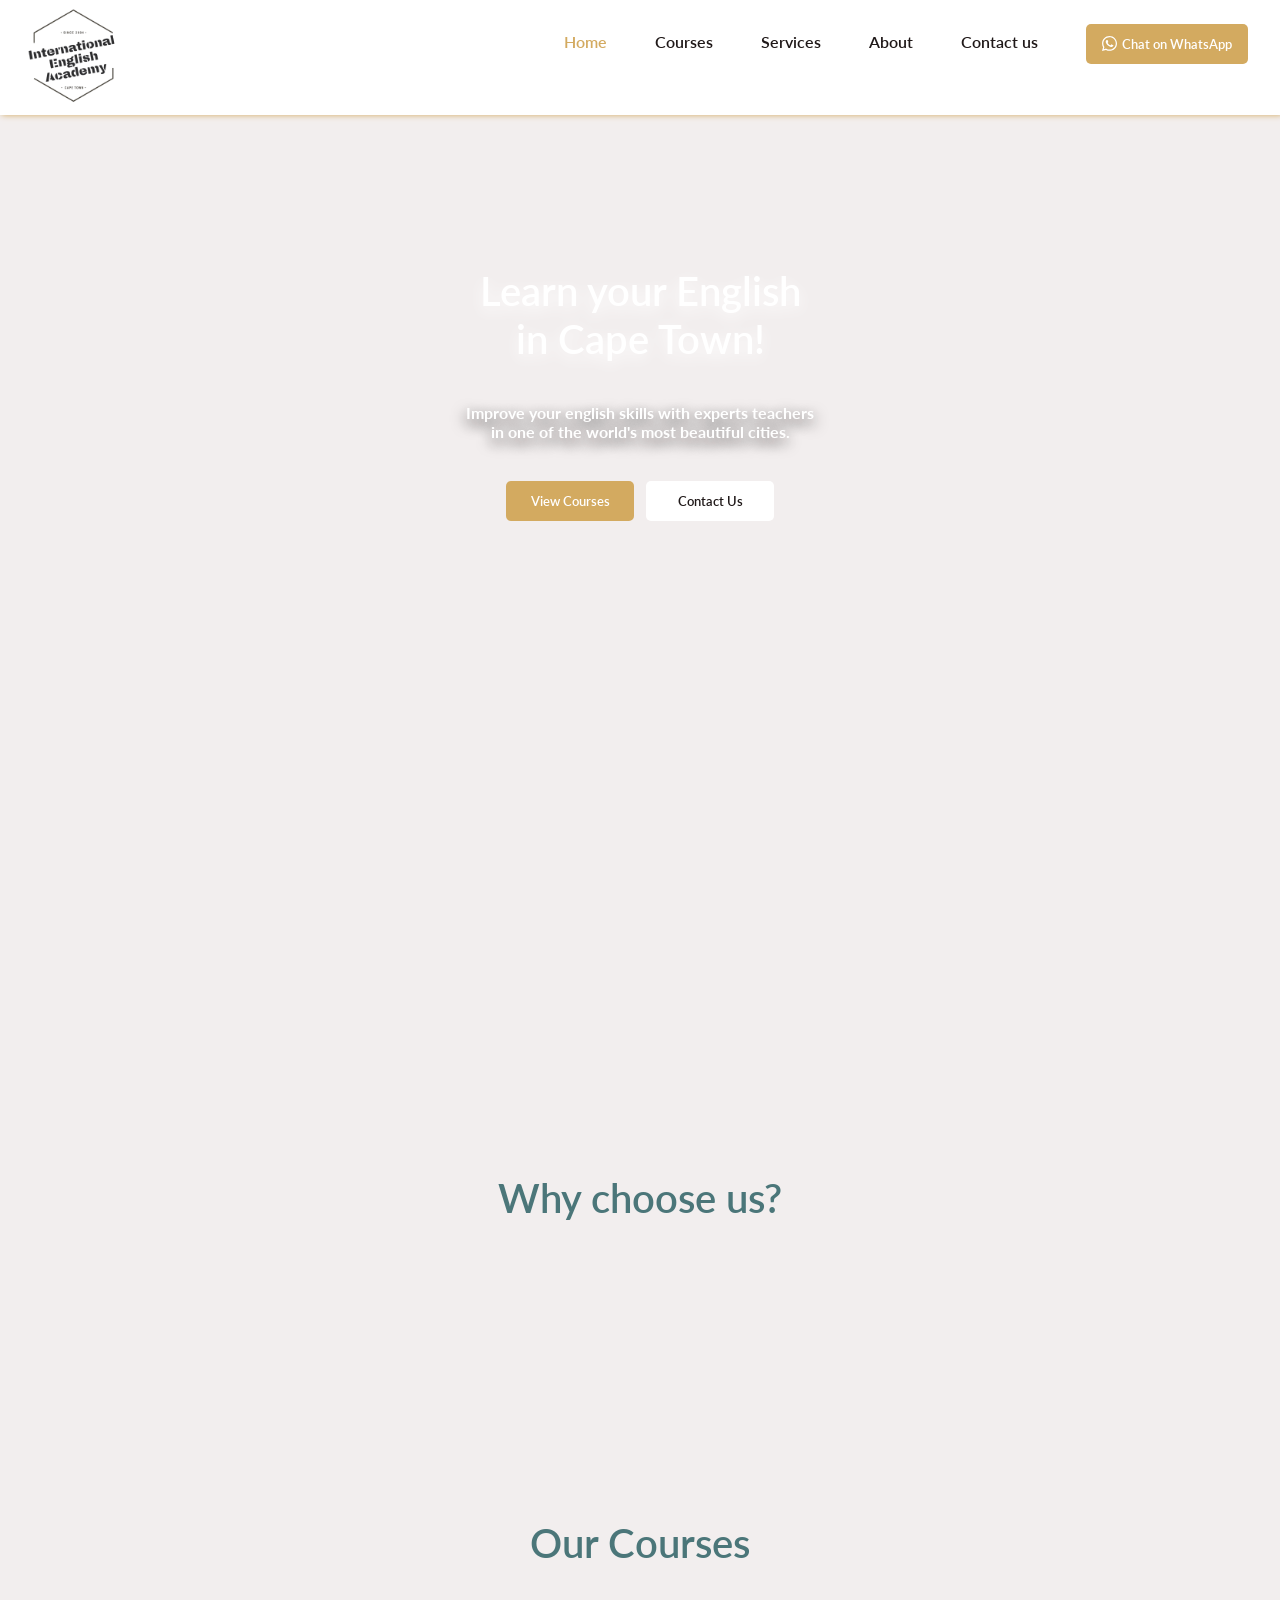
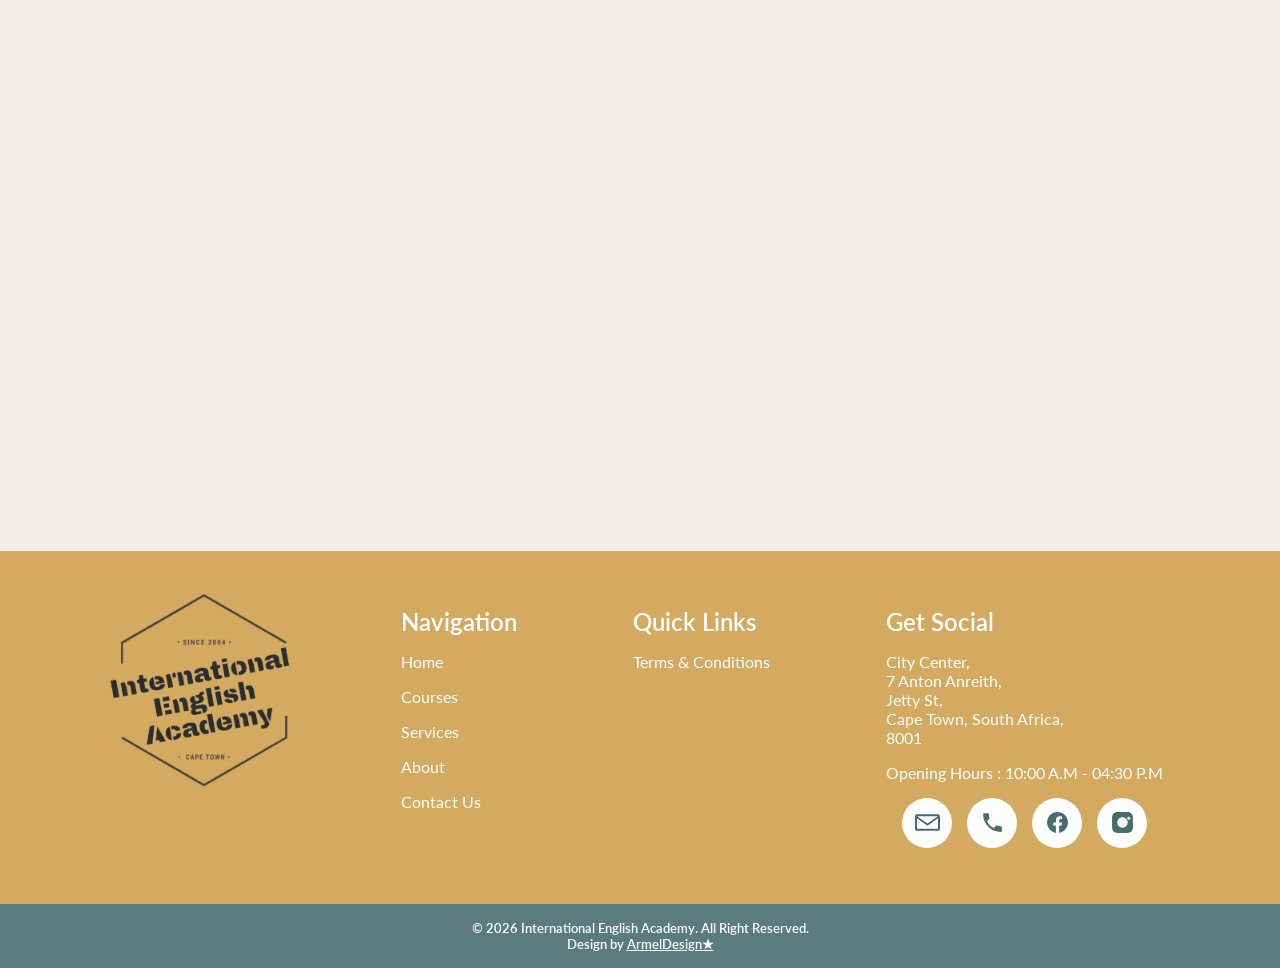
<file: index.html>
<!doctype html>
<html lang="en-GB">
  <head>
    <meta charset="UTF-8" />
    <meta name="viewport" content="width=device-width, initial-scale=1.0" />
    <title>IEA - International English Academy</title>
    <link rel="icon" type="image/x-icon" href="./images/favicon.ico" />
    <link rel="stylesheet" href="css/component.css" />
    <link rel="stylesheet" href="css/main.css" />
    <style>
         body {
        background-color: var( --pages-sections-bg-color);
      }
      /* ================= HERO =================   */
      .section-hero {
        display: flex;
        justify-content: center;
        gap: 5px;
        text-align: center;
        margin-top: 115px;
        height: 115vh;
        padding: 7rem 2rem;
        background-image: url("https://images.unsplash.com/photo-1522202176988-66273c2fd55f");
        background-position: center;
        background-size: cover;
        background-repeat: no-repeat;
        background-attachment: fixed;
        animation: fadeUp 1s ease forwards;
      }
      .hero > h1 {
        font-size: 2.5rem;
        font-weight: 600;
        margin: 2.5rem 2rem;
        color: var(--text-secondary);
        text-shadow: 0px 5px 15px var(--text-secondary);
        animation: fadeUp 2s ease forwards;
      }

      .hero > p {
        font-weight: 700;
        margin: 2.5rem 2rem;
        color: var(--text-secondary);
        text-shadow: 0px 5px 15px var(--text-primary);
        animation: fadeDown 2s ease forwards;
      }
      .hero > a {
        margin: 0.25rem 0.25rem;
      }

      /* ================= CARDS ================= */
      .section-card {
        display: grid;
        grid-template-columns: 1fr;
        justify-content: center;
      }
      .card-title {
        text-align: center;
        font-size: 2.5rem;
        margin: 1.5rem 1.5rem;
        font-weight: 600;
        color: var(--secondary-color);
      }
      .paragraph-text {
        text-align: center;
        margin: 1.5rem 1.5rem;
        font-weight: 600;
      }
      .card-wrapper {
        display: grid;
        justify-items: center;
        padding: 5px 20px;
        gap: 10px;
        grid-template-columns: repeat(auto-fit, minmax(250px, 1fr));
      }

      .card {
        background-color: var(--text-secondary);
        width: 10rem;
        width: 85%;
        text-align: center;
        padding: 3rem 2rem;
        border-radius: 15px;
        box-shadow: 0 5px 15px rgba(0, 0, 0, 0.08);
        transition: 0.3s ease;
      }
      .card:hover {
        transform: translateY(-8px);
        box-shadow: 0 15px 35px var(--tertiary-color);
      }
      .card > img {
        border-radius: 100%;
        height: 3em;
      }
      .card > h3 {
        margin-top: 1rem;
        color: var (--text-primary);
      }
      .card > p {
        margin-top: 1rem;
        color: var(--secondary-color);
      }

      /* ================= COURSE CARDS ================= */
      .section-course-card {
        display: flex;
        flex-wrap: wrap;
        justify-content: center;
      }

      .course-title {
        text-align: center;
        font-size: 2.5rem;
        margin: 1.5rem 1.5rem;
        font-weight: 600;
        color: var(--secondary-color);
      }
      .course-card {
        text-align: center;
        margin: 2rem 2rem;
        width: 20rem;
        border-radius: 10px;
        overflow: hidden;
        transition: 0.3s ease;
        box-shadow: 0 5px 15px rgba(0, 0, 0, 0.08);
        box-shadow: 0px 5px 15px var(--tertiary-color);
      }
      .course-card:hover {
        box-shadow: 0 15px 35px var(--tertiary-color);
        transform: translateY(-8px);
        border: none;
      }

      .course-card-header.image-1 {
        height: 30svh;
        width: 100%;
        background-image: url("https://images.unsplash.com/photo-1563394867331-e687a36112fd?q=80&w=1176&auto=format&fit=crop&ixlib=rb-4.1.0&ixid=M3wxMjA3fDB8MHxwaG90by1wYWdlfHx8fGVufDB8fHx8fA%3D%3D");
        background-position: center;
        background-size: cover;
        background-repeat: no-repeat;
      }
      .course-card-header.image-2 {
        height: 30svh;
        width: 100%;
        background-image: url("https://images.unsplash.com/photo-1563461660947-507ef49e9c47?q=80&w=1074&auto=format&fit=crop&ixlib=rb-4.1.0&ixid=M3wxMjA3fDB8MHxwaG90by1wYWdlfHx8fGVufDB8fHx8fA%3D%3D");
        background-position: center;
        background-size: cover;
        background-repeat: no-repeat;
      }
      .course-card-header.image-3 {
        height: 30svh;
        width: 100%;
        background-image: url("https://images.unsplash.com/photo-1646579885920-0c9a01cb7078?q=80&w=1331&auto=format&fit=crop&ixlib=rb-4.1.0&ixid=M3wxMjA3fDB8MHxwaG90by1wYWdlfHx8fGVufDB8fHx8fA%3D%3D");
        background-position: center;
        background-size: cover;
        background-repeat: no-repeat;
      }
      .course-card-body {
        background-color: var(--text-secondary);
        padding: 3rem 2rem;
      }
      .course-card-body > p {
        margin-top: 15px;
      }
      .course-card-body button {
        margin-top: 15px;
      }
      #english-course-1 {
        color: var(--secondary-color);
        font-weight: 700;
      }
      #english-course-2 {
        color: var(--primary-color);
        font-weight: 700;
      }
      #english-course-3 {
        color: var(--hover-color);
        font-weight: 700;
      }


      /* ================= RESPONSIVE =================  */

      @media (width <= 960px) {
        .section-hero {
          display: flex;
          flex-direction: column;
          height: 105vh;
        }
        .course-card {
          flex: 100%;
        }
        .course-card-header {
          height: 60svh;
          width: 100%;
        }
      }
    </style>
  </head>

  <body>
    <!-- -------------------- NAVIGATION -------------------- -->
    <section id="header"></section>

    <!-- -------------------- HERO --------------------  -->
    <section class="section-hero">
      <div class="hero">
        <h1>
          Learn your English <br />
          in Cape Town!
        </h1>
        <p>
          Improve your english skills with experts teachers <br />
          in one of the world's most beautiful cities.
        </p>
        <a href="./courses.html"> <button class="btn-tp-1">View Courses</button></a>
       <a href="./contact.html"><button class="btn-tp-2">Contact Us</button></a>
      </div>
    </section>

    <!-- -------------------- CARDS --------------------  -->
    <section class="section-card">
      <h2 class="card-title">Why choose us?</h2>
      <!-- <p class="paragraph-text">Learn from highly qualified, native English-speaking teachers</p> -->
      <div class="card-wrapper">
        <div class="card reveal">
          <img
            src="./icons/experienced-teachers-icon.png"
            alt="experienced-teachers-icon"
          />
          <h3>Experienced Teachers</h3>
          <p>
            Learn from highly qualified, <br />native English-speaking teachers
          </p>
        </div>
        <div class="card reveal">
          <img src="./icons/small-classes-icon.png" alt="small-classes-icon" />
          <h3>Small classes</h3>
          <p>Get personalized attention with <br />our small classes sizes.</p>
        </div>
        <div class="card reveal">
          <img
            src="./icons/great-location-icon.png"
            alt="great-location-icon"
          />
          <h3>Great location</h3>
          <p>
            Study in the heart of Cape Town,<br />
            surrounded by amazing attractions.<br />
          </p>
        </div>
      </div>
    </section>

    <!-- -------------------- COURSE CARDS --------------------  -->
    <h2 class="course-title">Our Courses</h2>
    <section class="section-course-card">
      <div class="course-card reveal">
        <div class="course-card-header image-1"></div>
        <div class="course-card-body">
          <h3 id="english-course-1">General English</h3>
          <p>
            Learn from highly qualified, <br />native English-speaking teachers
          </p>
          <a href="./courses.html#general-english"
            ><button class="btn-tp-1">Learn More</button></a
          >
        </div>
      </div>
      <div class="course-card reveal">
        <div class="course-card-header image-2"></div>
        <div class="course-card-body">
          <h3 id="english-course-2">Business English</h3>
          <p>
            Get personalized attention <br />
            with our small class sizes.
          </p>
          <a href="./courses.html#business-english"
            ><button class="btn-tp-1">Learn More</button></a
          >
        </div>
      </div>
      <div class="course-card reveal">
        <div class="course-card-header image-3"></div>
        <div class="course-card-body">
          <h3 id="english-course-3">Exam Preparation</h3>

          <p>
            Study in the heart of Cape Town, <br />surrounded by amazing
            attractions.
          </p>
          <a href="./courses.html#exam-preparation"
            ><button class="btn-tp-1">Learn More</button></a
          >
        </div>
      </div>
    </section>

    <!-- -------------------- FOOTER --------------------  -->
    <section id="footer"></section>


    <button onclick="topFunction()" id="topArrowBtn" title="Go to top"><img src="./icons/top-arrow.svg" alt="top-arrow"></button>
    <script src="./js/headerFooter.js"></script>
  </body>
</html>
</file>
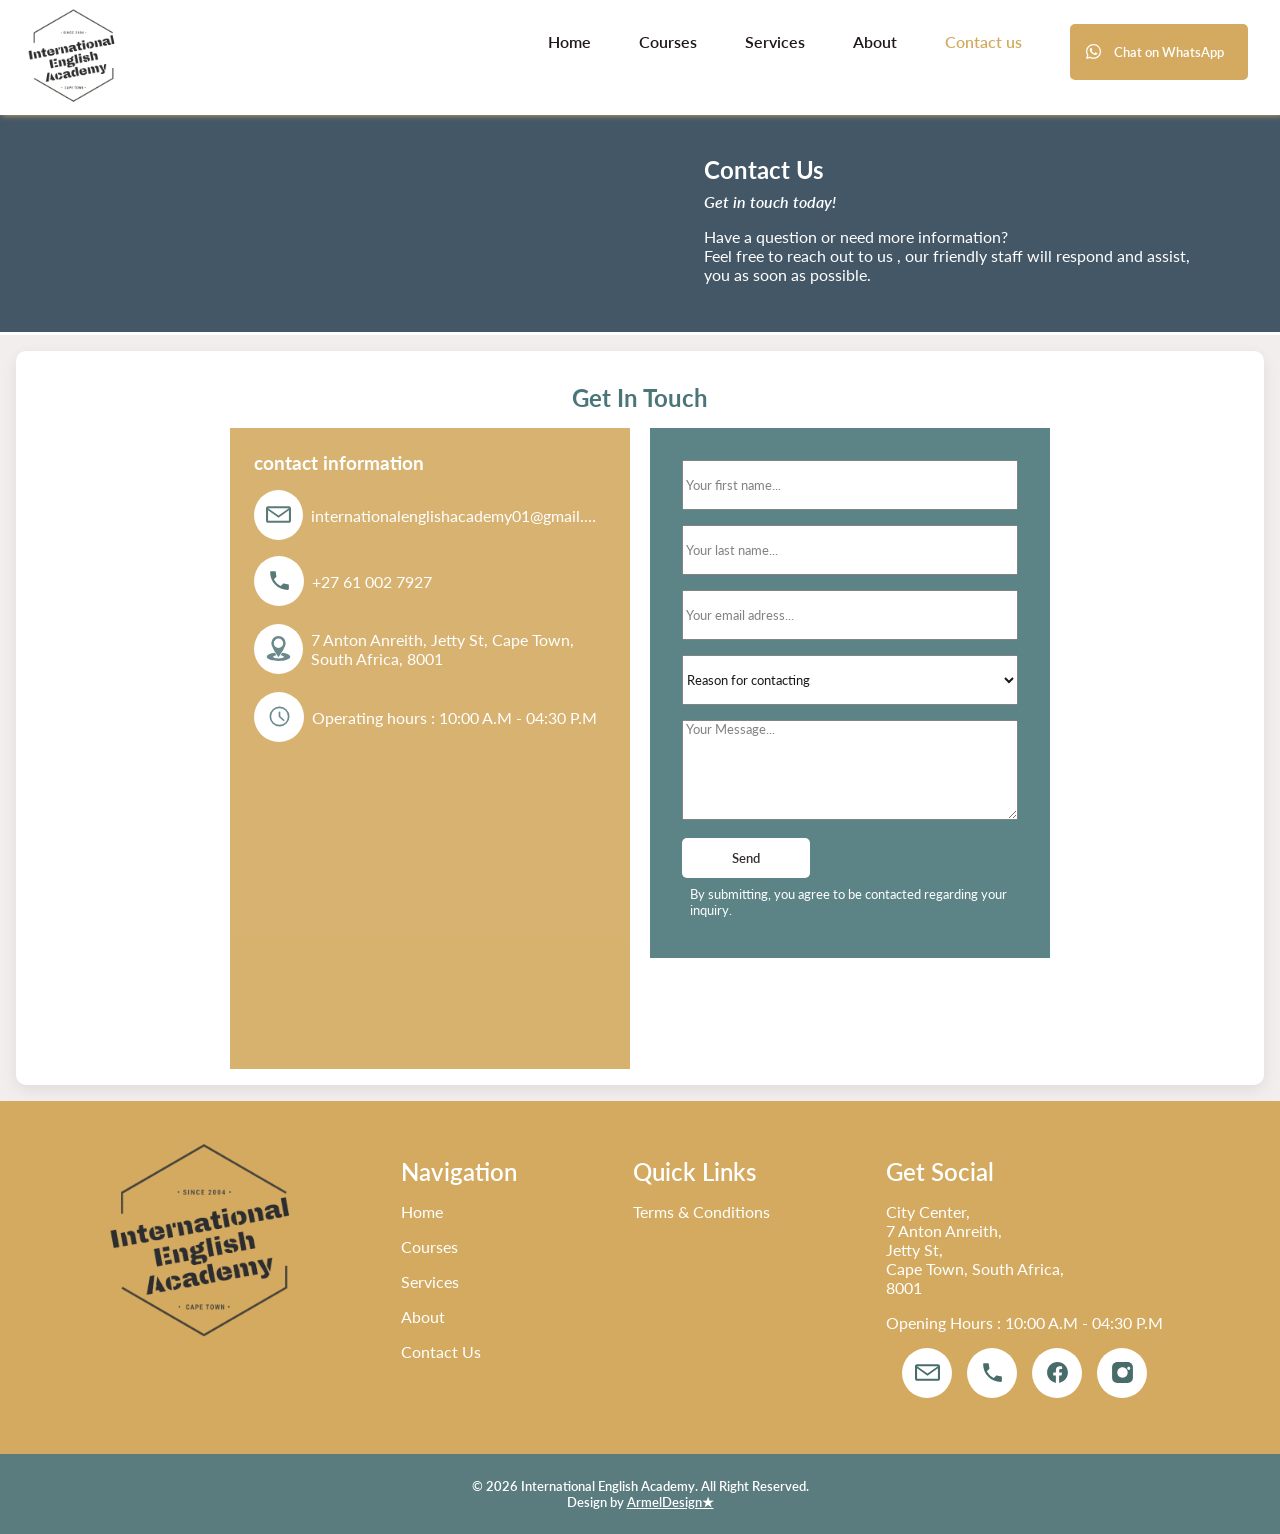
<file: contact.html>
<!doctype html>
<html lang="en-GB">
  <head>
    <meta charset="UTF-8" />
    <meta name="viewport" content="width=device-width, initial-scale=1.0" />
    <title>Contact Us - International English Academy</title>
    <link rel="icon" type="image/x-icon" href="./images/favicon.ico" />
    <link rel="stylesheet" href="css/component.css" />
    <link rel="stylesheet" href="css/main.css" />
    <style>
      body {
        background-color: var( --pages-sections-bg-color);
      }

      /* ================= CONTACT DESCRIPTION ================= */
      .contact-description {
        margin-top: 115px;
        display: grid;
        grid-template-columns: 1fr 1fr;
        background-color: var(--hover-color);
        border-bottom: 3px solid var(--text-secondary);
        animation: fadeUp 1s ease forwards;
      }
      .contact-description-text {
        padding: 2rem 2rem;
      }
      .contact-description-text > h1 {
        color: var(--text-secondary);
        padding: 0.5rem 2rem;
        text-align: start;
        animation: fadeDown 2s ease forwards;
      }
      em {
        padding: 1rem 2rem;
        color: var(--text-secondary);
        font-weight: 600;
        font-size: 1rem;
      }
      .contact-description-text > p {
        color: var(--text-secondary);
        padding: 1rem 2rem;
        text-align: start;
        animation: fadeUp 2s ease forwards;

      }
      .contact-descrition-image {
        height: 100%;
        width: 100%;
        background-image: url("https://images.unsplash.com/photo-1487611459768-bd414656ea10?q=80&w=1170&auto=format&fit=crop&ixlib=rb-4.1.0&ixid=M3wxMjA3fDB8MHxwaG90by1wYWdlfHx8fGVufDB8fHx8fA%3D%3D");
        background-position: center;
        background-size: cover;
        background-repeat: no-repeat;
      }

      /* ================= COTACT INFORMATION  ================= */
      .section-contact {
        border-radius: 10px;
        padding: 1rem 1rem;
        margin: 1rem 1rem;
        background-color: var(--text-secondary);
        box-shadow: 0 5px 15px rgba(0, 0, 0, 0.08);
   
      }
      .section-header {
        padding: 1rem 1rem;
        text-align: center;
        font-family: 35px;
        font-weight: 600;
        text-transform: capitalize;
        color: var(--secondary-color);
      }
      .contact-container {
        display: flex;
        flex-wrap: wrap-reverse;
        justify-content: center;
        align-items: start;
        gap: 20px;
      }
      .contact-info {
        padding: 1rem 1rem;
        height: 100%;
        width: 100%;
        background-color: var(--primary-color);
        opacity: 0.9;
        max-width: 25rem;
      }
      .contact-info > h3,
      p {
        padding: 0.5rem;
        color: var(--text-secondary);
        text-shadow: var(--hover-color);
      }

      .flex-info {
        padding: 0.5rem;
        display: flex;
        align-items: center;
      }
     .email-text {
        white-space: nowrap;
        overflow: hidden;
        text-overflow: ellipsis;
        display: block;
        max-width: 100%;
      }
      .contact-form {
        padding: 2rem 2rem;
        height: 100%;
        background-color: var(--secondary-color);
        opacity: 0.9;
        max-width: 25rem;
      }
      .contact-form > h3,
      p {
        text-shadow: var(--hover-color);
        padding: 0.5rem;
        color: var(--text-secondary);
      }
      .contact-form-disclaimer{
        font-size: 0.8rem;
        padding: 0.5rem;
        color: var(--text-secondary);
        font-weight: 400;
      }
     .map iframe{
        padding: 1rem 1rem;
        height: 300px;
        width: 100%;
     }


      /* ================= RESPONSIVE FORM =================  */

      .responsive-form{
        display: flex;
        flex-direction: column;
      }

      input,select{
 
        height: 50px;
        width: 100%;
        margin-bottom: 15px;
      }
      textarea{
        height: 100px;
        width: 100%;
        margin-bottom: 15px;
      }


      /* ================= RESPONSIVE =================  */

      @media (width <= 790px) {
        .contact-description {
          display: grid;
          grid-template-columns: 1fr;
        }

        .contact-descrition-image {
          order: 2;
        }

        .contact-description-text {
          order: 1;
        }

        .contact-descrition-image {
          height: 22rem;
        }

      }
      @media (width <= 885px) {

        .contact-info,
        .contact-form {
          flex: 100%;
        }
      }
    </style>
  </head>

  <body>
    <!-- -------------------- NAVIGATION -------------------- -->
    <section id="header"></section>

    <!-- -------------------- CONTACT DESCRIPTION  --------------------  -->
    <section class="contact-description">
      <div class="contact-descrition-image"></div>
      <div class="contact-description-text">
        <h1>Contact Us</h1>
        <em>Get in touch today!</em>
        <p>
          Have a question or need more information? <br />
          Feel free to reach out to us , our friendly staff will respond and
          assist, <br />
          you as soon as possible.
        </p>
      </div>
    </section>
    <!-- -------------------- COTACT INFORMATION   --------------------  -->
    <section class="section-contact">
      <div class="section-header">
        <h2>Get in touch</h2>
      </div>
      <div class="contact-container">
        <div class="contact-info">
          <h3>contact information</h3>
          <div class="flex-info">
            <div class="rounded-bg-icons">
              <a href="mailto:internationalenglishacademy01@gmail.com"><img src="./icons/email-icon.svg" alt=" email-icon" /></a>
            </div>
            <p class="email-text">internationalenglishacademy01@gmail.com</p>
          </div>
          <div class="flex-info">
            <div class="rounded-bg-icons">
             <a href="tel:+27610027927"><img src="./icons/phone-icon.svg" alt="phone-icon" /></a> 
            </div>
            <p>+27 61 002 7927</p>
          </div>
          <div class="flex-info">
            <div class="rounded-bg-icons">
              <img src="./icons/location-icon.svg" alt="location-icon"/>
            </div>
            <p>7 Anton Anreith, Jetty St, Cape Town, South Africa, 8001</p>
          </div>
          <div class="flex-info">
            <div class="rounded-bg-icons">
              <img src="./icons/open-hours-icon.svg" alt="open-hours-icon"/>
            </div>
            <p>Operating hours : 10:00 A.M - 04:30 P.M</p>
          </div>
          <div class="map">
            <iframe src="https://www.google.com/maps/embed?pb=!1m18!1m12!1m3!1d3310.889115291512!2d18.422273075440167!3d-33.91825332162139!2m3!1f0!2f0!3f0!3m2!1i1024!2i768!4f13.1!3m3!1m2!1s0x1dcc678b714ece29%3A0xda6bc8da349bfc81!2sInternational%20English%20Academy!5e0!3m2!1sen!2sza!4v1773873280834!5m2!1sen!2sza"  style="border:0;" allowfullscreen="" loading="lazy" referrerpolicy="no-referrer-when-downgrade"></iframe>
          </div>
        </div>

        <div class="contact-form">
           <div class="responsive-form ">
            <form action="https://api.web3forms.com/submit" method="POST">
             <input type="hidden" name="access_key" value="650f4ca2-2f46-41f9-9456-42963db00d62">
             <input type="hidden" name="redirect" value="https://armel-nzawou-developer.github.io/International-English-Academy/message-sent-successfully.html"> <!-- redirect to thank you page -->
             <input type="hidden" name="subject" value="IEA - Inquiries">  <!-- email Subject  -->
             
             <!-- Input for first name -->
             <input type="text"  id="first_name" name="first_name" placeholder=" Your first name..."required/>
  
             <!-- Input for last name -->
             <input type="text" id="last_name" name="last_name" placeholder=" Your last name..." required/>
  
             <!-- Input for email-->
             <input type="email" id="email"name="email" placeholder=" Your email adress..."required/> 
               
             <!-- Select tag for diffrent options -->
             <select id="inquiry" name="inquiry">
               <option value="">Reason for contacting </option>
               <option value="General English">General English</option>
               <option value="Business English"> Business English</option>
               <option value="Exam Preparation">Exam Preparation</option>
               <option value="Services offered"> Services offered</option>
               <option value="Quote request"> Quote request</option>
             </select>
  
             <!-- Textarea for Message -->
             <textarea  name="Message"placeholder=" Your Message..."required ></textarea>
             <!-- Submit Button --> 
             <div >
               <button  class="btn-tp-2" type="submit" value="submit">Send</button>
              </div>
              <div class="contact-form-disclaimer">
                By submitting, you agree to be contacted regarding your inquiry.
              </div>
           </form>
            </div>
        </div>
      </div>
    </section>

    <!-- -------------------- FOOTER --------------------  -->
    <section id="footer"></section>
    
    <button onclick="topFunction()" id="topArrowBtn" title="Go to top"><img src="./icons/top-arrow.svg" alt="top-arrow"></button>
    <script src="./js/headerFooter.js"></script>
  </body>
</html>
</file>
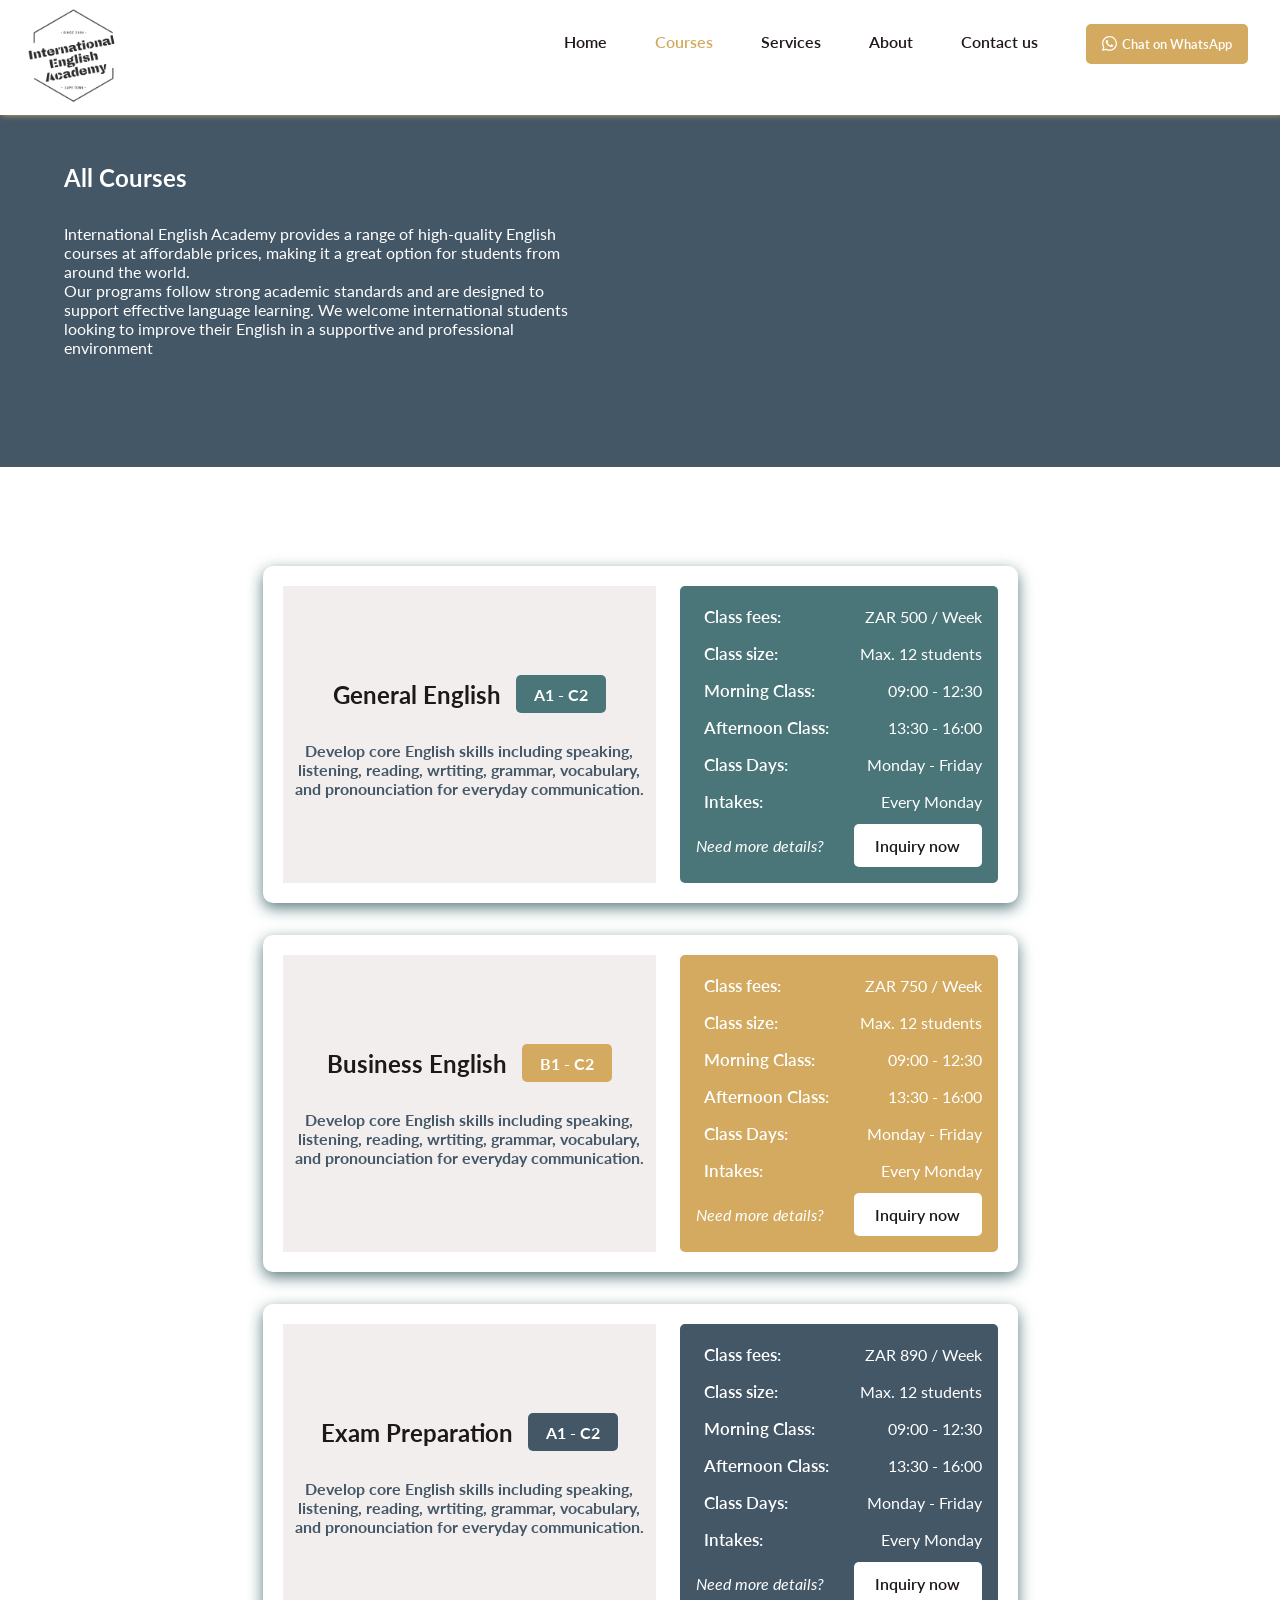
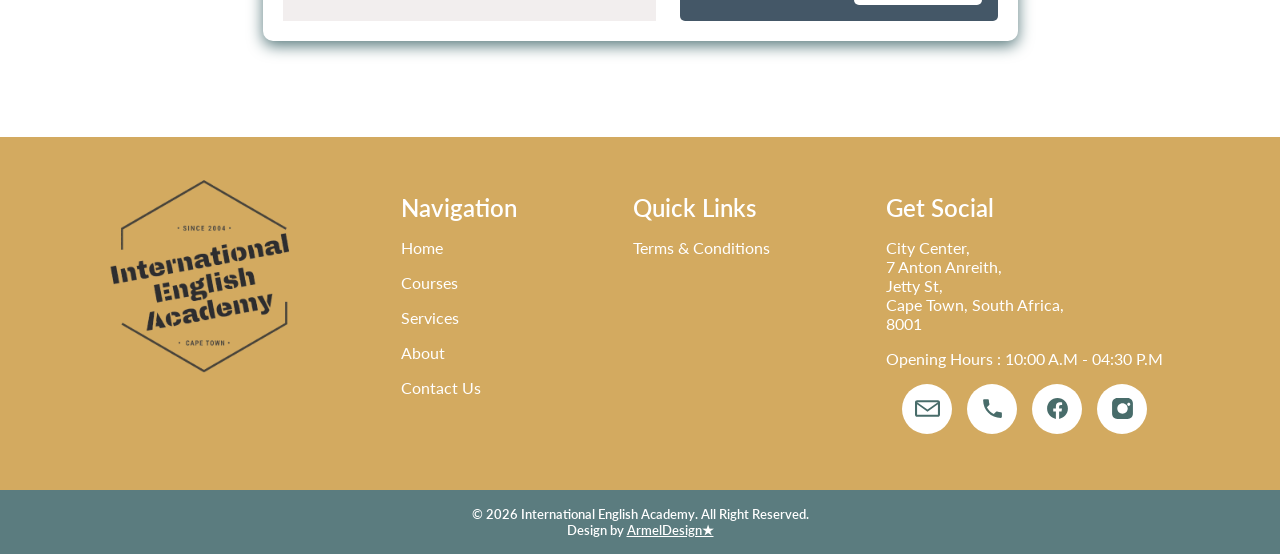
<file: courses.html>
<!doctype html>
<html lang="en-GB">
  <head>
    <meta charset="UTF-8" />
    <meta name="viewport" content="width=device-width, initial-scale=1.0" />
    <title>Our Courses- International English Academy</title>
    <link rel="icon" type="image/x-icon" href="./images/favicon.ico" />
    <link rel="stylesheet" href="css/component.css" />
    <link rel="stylesheet" href="css/main.css" />
    <style>
      body {
        background-attachment: fixed;
        background-position: center;
        background-size: cover;
        background-repeat: no-repeat;
        background-image: url("https://images.unsplash.com/photo-1524178232363-1fb2b075b655?q=80&w=1170&auto=format&fit=crop&ixlib=rb-4.1.0&ixid=M3wxMjA3fDB8MHxwaG90by1wYWdlfHx8fGVufDB8fHx8fA%3D%3D");
      }

      /* ================= COURSE DESCRIPTION ALL ================= */
      .course-description-all {
        margin-top: 115px;
        display: grid;
        grid-template-columns: 1fr 1fr;
        background-color: var(--hover-color);
        border-bottom: 3px solid var(--text-secondary);
        animation: fadeUp 1s ease forwards;
      }
      .description-all-text {
        padding: 2rem 2rem;
      }
      .description-all-text > h1 {
        color: var(--text-secondary);
        padding: 1rem 2rem;
        text-align: start;
        animation: fadeDown 2s ease forwards;
      }
      .description-all-text > p {
        color: var(--text-secondary);
        padding: 1rem 2rem;
        text-align: start;
        animation: fadeUp 2s ease forwards;

      }
      .description-all-image {
        height: 22rem;
        background-image: url("https://images.unsplash.com/photo-1563461660947-507ef49e9c47?q=80&w=1074&auto=format&fit=crop&ixlib=rb-4.1.0&ixid=M3wxMjA3fDB8MHxwaG90by1wYWdlfHx8fGVufDB8fHx8fA%3D%3D");
        background-position: center;
        background-size: cover;
        background-repeat: no-repeat;
      }

      /* ================= COURSE CARDS ================= */

      .course-card-wrapper {
        margin: 5rem auto;
        display: flex;
        flex-wrap: wrap;
        justify-content: space-evenly;
        animation: fadeUp 1s ease forwards;
      }
      /* selects the element whose ID matches the URL hash. */
      [id] {
        scroll-margin-top: 150px;
      }

      .course-card {
        background-color: var(--text-secondary);
        margin: 0.6rem;
        text-align: center;
        display: flex;
        flex-wrap: wrap;
        justify-content: center;
        margin: 1rem 1rem;
        padding: 0.5rem 0.5rem;
        border-radius: 10px;
        transition: 0.3s ease;
        box-shadow: 0px 5px 15px var(--tertiary-color);
      }
      .course-card:hover {
        transform: translateY(-8px);
        box-shadow: 0 15px 35px var(--tertiary-color);
      }

      .course-description {
        background-color: var( --pages-sections-bg-color);
        display: flex;
        flex-direction: column;
        justify-content: center;
        margin: 0.75rem 0.75rem;
      }
      .course-description > p {
        font-weight: 700;
        padding: 0.75rem 0.75rem;
        color: var(--hover-color);
      }
      .course-type {
        display: flex;
        align-items: center;
        justify-content: center;
        gap: 15px;
        margin: 1rem 2rem;
      }
      .course-type > h1 {
        font-size: 1.5rem;
        color: var(--text-primary);
      }
      .course-level {
        border-radius: 5px;
        padding: 0.6rem 0.6rem;
        width: 90px;
        transition: 0.3s ease;
      }
      .course-level:hover {
        transform: translateY(-8px);
        box-shadow: 0 15px 35px var(--tertiary-color);
      }
      .course-level > h2 {
        font-size: 1rem;
      }

      .course-details {
        display: flex;
        flex-direction: column;
        padding: 0.75rem 0.75rem;
        margin: 0.75rem 0.75rem;
        border-radius: 5px;
      }

      .details {
        gap: 30px;
        margin: 0.25rem;
        display: flex;
        align-items: center;
        justify-content: space-between;
      }
      .details > h3 {
        margin: 0.25rem 0.5rem;
        font-weight: 600;
        font-size: 17px;
      }



      /* ================= RESPONSIVE =================  */

      @media (width <= 790px) {
        .course-description-all {
          display: grid;
          grid-template-columns: 1fr;
        }
        .course-card,
        .course-description,
        .course-details {
          flex: 100%;
        }
      }
    </style>
  </head>

  <body>
    <!-- -------------------- NAVIGATION -------------------- -->
    <section id="header"></section>

    <!-- -------------------- COURSE DESCRIPTION ALL --------------------  -->
    <section class="course-description-all">
      <div class="description-all-text">
        <h1>All Courses</h1>
        <p>
          International English Academy provides a range of high-quality English
          courses at affordable prices, making it a great option for students
          from around the world.<br />
          Our programs follow strong academic standards and are designed to
          support effective language learning. We welcome international students
          looking to improve their English in a supportive and professional
          environment
        </p>
      </div>
      <div class="description-all-image"></div>
    </section>

    <!-- -------------------- COURSE CARDS --------------------  -->
    <section class="course-card-wrapper">
      <div id="general-english" class="course-card card-section">
        <div class="course-description">
          <div class="course-type">
            <h1>General English</h1>
            <div class="course-level custom-bg-2">
              <h2>A1 - C2</h2>
            </div>
          </div>
          <p>
            Develop core English skills including speaking, <br />
            listening, reading, wrtiting, grammar, vocabulary,<br />
            and pronounciation for everyday communication.
          </p>
        </div>

        <div class="course-details custom-bg-2">
          <div class="details">
            <h3>Class fees:</h3>
            <p>ZAR 500 / Week</p>
          </div>
          <div class="details">
            <h3>Class size:</h3>
            <p>Max. 12 students</p>
          </div>
          <div class="details">
            <h3>Morning Class:</h3>
            <p>09:00 - 12:30</p>
          </div>
          <div class="details">
            <h3>Afternoon Class:</h3>
            <p>13:30 - 16:00</p>
          </div>
          <div class="details">
            <h3>Class Days:</h3>
            <p>Monday - Friday</p>
          </div>
          <div class="details">
            <h3>Intakes:</h3>
            <p>Every Monday</p>
          </div>
          <div class="details">
            <em>Need more details?</em>
            <a href="contact.html" class="btn-tp-2">Inquiry now</a>
          </div>
        </div>
      </div>

      <div id="business-english" class="course-card card-section">
        <div class="course-description">
          <div class="course-type">
            <h1>Business English</h1>
            <div class="course-level custom-bg-1">
              <h2>B1 - C2</h2>
            </div>
          </div>
          <p>
            Develop core English skills including speaking, <br />
            listening, reading, wrtiting, grammar, vocabulary,<br />
            and pronounciation for everyday communication.
          </p>
        </div>

        <div class="course-details custom-bg-1">
          <div class="details">
            <h3>Class fees:</h3>
            <p>ZAR 750 / Week</p>
          </div>
          <div class="details">
            <h3>Class size:</h3>
            <p>Max. 12 students</p>
          </div>
          <div class="details">
            <h3>Morning Class:</h3>
            <p>09:00 - 12:30</p>
          </div>
          <div class="details">
            <h3>Afternoon Class:</h3>
            <p>13:30 - 16:00</p>
          </div>
          <div class="details">
            <h3>Class Days:</h3>
            <p>Monday - Friday</p>
          </div>
          <div class="details">
            <h3>Intakes:</h3>
            <p>Every Monday</p>
          </div>
          <div class="details">
            <em>Need more details?</em>
            <a href="contact.html" class="btn-tp-2">Inquiry now</a>
          </div>
        </div>
      </div>

      <div id="exam-preparation" class="course-card card-section">
        <div class="course-description">
          <div class="course-type">
            <h1>Exam Preparation</h1>
            <div class="course-level custom-bg-3">
              <h2>A1 - C2</h2>
            </div>
          </div>
          <p>
            Develop core English skills including speaking, <br />
            listening, reading, wrtiting, grammar, vocabulary,<br />
            and pronounciation for everyday communication.
          </p>
        </div>

        <div class="course-details custom-bg-3">
          <div class="details">
            <h3>Class fees:</h3>
            <p>ZAR 890 / Week</p>
          </div>
          <div class="details">
            <h3>Class size:</h3>
            <p>Max. 12 students</p>
          </div>
          <div class="details">
            <h3>Morning Class:</h3>
            <p>09:00 - 12:30</p>
          </div>
          <div class="details">
            <h3>Afternoon Class:</h3>
            <p>13:30 - 16:00</p>
          </div>
          <div class="details">
            <h3>Class Days:</h3>
            <p>Monday - Friday</p>
          </div>
          <div class="details">
            <h3>Intakes:</h3>
            <p>Every Monday</p>
          </div>
          <div class="details">
            <em>Need more details?</em>
            <a href="contact.html" class="btn-tp-2">Inquiry now</a>
          </div>
        </div>
      </div>
    </section>
    <!-- -------------------- FOOTER --------------------  -->
    <section id="footer"></section>
    
    <button onclick="topFunction()" id="topArrowBtn" title="Go to top"><img src="./icons/top-arrow.svg" alt="top-arrow"></button>
    <script src="./js/headerFooter.js"></script>
  </body>
</html>
</file>
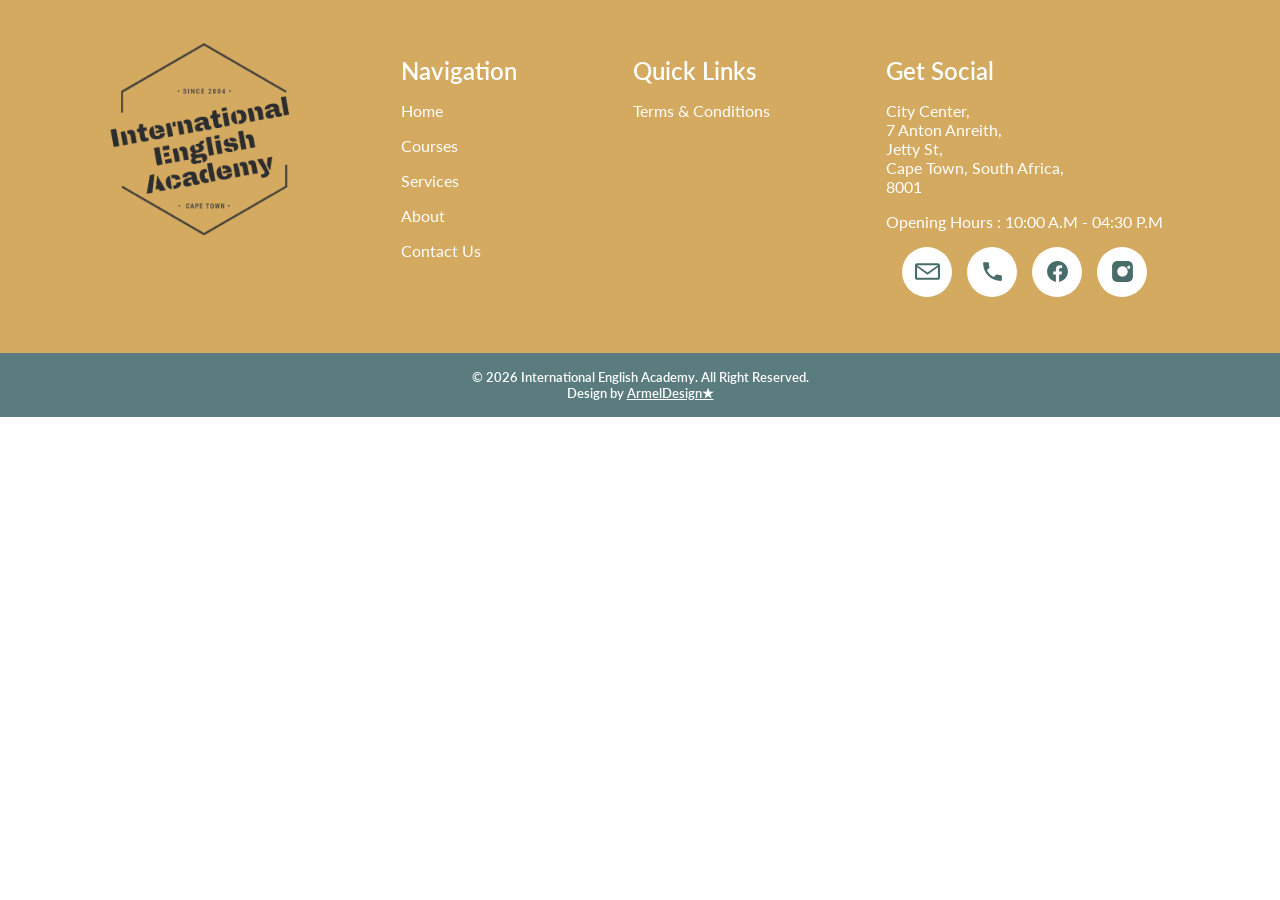
<file: footer.html>
<!doctype html>
<html lang="en-GB">
  <head>
    <link rel="stylesheet" href="./css/component.css" />
    <link rel="stylesheet" href="./css/main.css" />
  </head>
  <body>
    <section class="section-footer">
      <div class="footer">
        <div class="footer-list">
          <div class="footer-list-item">
            <a class="logo-footer" href="./index.html">
              <img src="./images/logo.png" alt="" srcset="" />
            </a>
          </div>
          <div class="footer-list-item">
            <h1>Navigation</h1>
            <li><a href="./index.html">Home</a></li>
            <li><a href="./courses.html">Courses</a></li>
            <li><a href="./services.html">Services</a></li>
            <li><a href="./about.html">About </a></li>
            <li><a href="./contact.html">Contact Us</a></li>
          </div>
          <div class="footer-list-item">
            <h1>Quick Links</h1>
            <li><a href="#">Terms & Conditions</a></li>
          </div>
          <div class="footer-list-item">
            <h1>Get Social</h1>
            <li>
              City Center,<br />
              7 Anton Anreith, <br />Jetty St, <br />Cape Town, South Africa,<br />
              8001
            </li>
            <li>Opening Hours : 10:00 A.M - 04:30 P.M</li>
            <li class="flex-icons">
              <div class="rounded-bg-icons">
                <a href="mailto:internationalenglishacademy01@gmail.com"
                  ><img src="./icons/email-icon.svg" alt="email-cion"
                /></a>
              </div>
              <div class="rounded-bg-icons">
                <a href="tel:+27610027927"
                  ><img src="./icons/phone-icon.svg" alt="phone-icon"
                /></a>
              </div>
              <div class="rounded-bg-icons">
                <a target="_blank" href="https://www.facebook.com/iea.capetown/"
                  ><img src="./icons/facebook-icon.svg" alt="facebook-icon"
                /></a>
              </div>
              <div class="rounded-bg-icons">
                <a
                  target="_blank"
                  href="https://www.instagram.com/iea.capetown/"
                  ><img src="./icons/instagram-icon.svg" alt="instagram-icon"
                /></a>
              </div>
            </li>
          </div>
        </div>
        <div class="copyright">
          <p>
            © 2026 International English Academy. All Right Reserved.<br />
            Design by
            <a
              style="color: var(--text-secondary); text-decoration: underline"
              target="_blank"
              href="https://armeldesign-solutions.web.app/"
              >ArmelDesign★
            </a>
          </p>
        </div>
      </div>
    </section>
  </body>
</html>
</file>
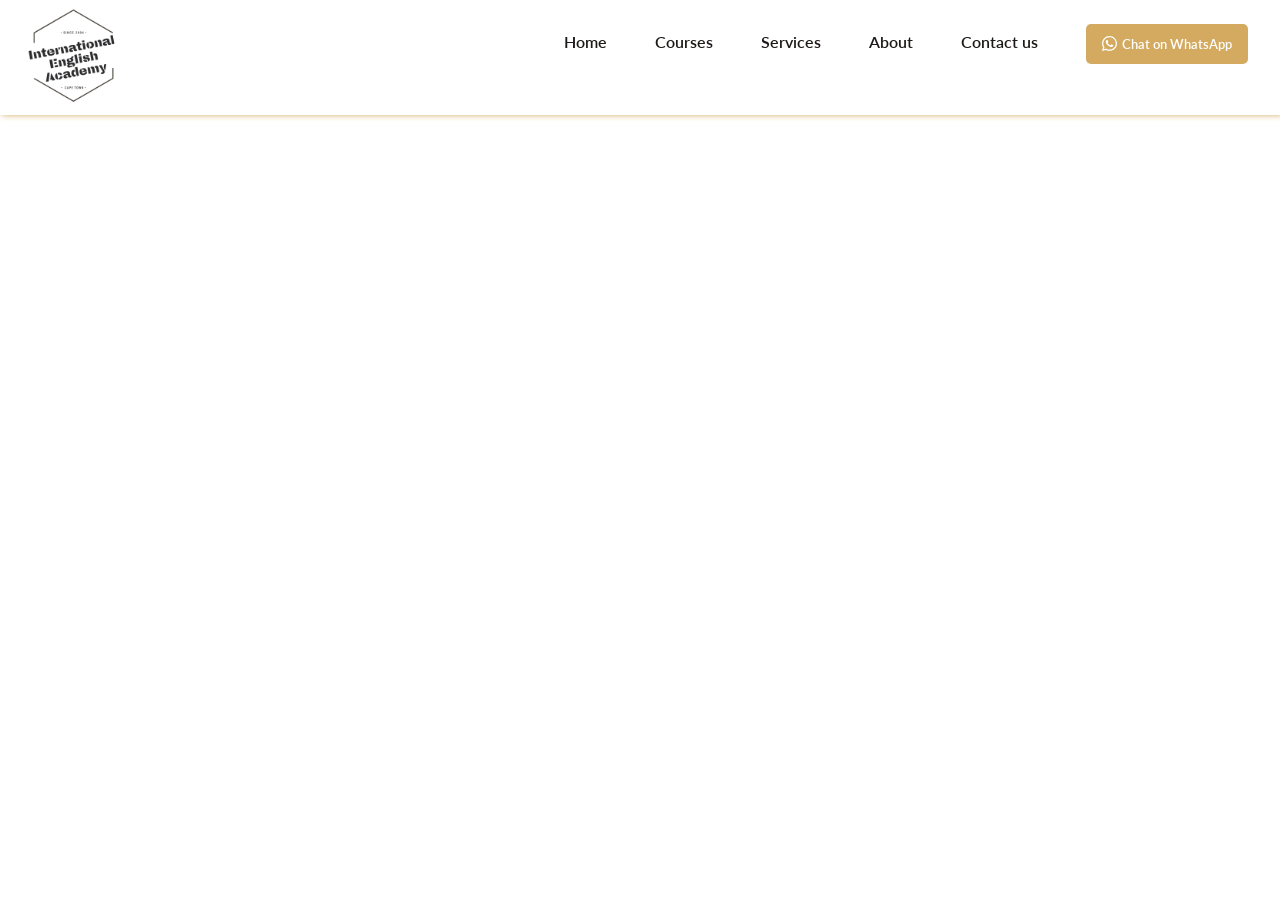
<file: header.html>
<!doctype html>
<html lang="en-GB">
  <head>
    <link rel="stylesheet" href="./css/component.css" />
    <link rel="stylesheet" href="./css/main.css" />
  </head>
  <body>
    <section class="navbar">
      <div class="outter-nav">
        <a href="./index.html">
          <img src="images/logo.png" alt="logo-image"
        /></a>
      </div>
      <!-- hamburger navigation -->
      <div class="hamburger">
        <input id="menu__toggle" type="checkbox" />
        <label class="menu__btn" for="menu__toggle">
          <span></span>
        </label>
        <div class="inner-nav">
          <div class="inner-nav-item">
            <a href="index.html">Home</a>
          </div>
          <div class="inner-nav-item">
            <a href="courses.html">Courses</a>
          </div>
          <div class="inner-nav-item">
            <a href="services.html">Services</a>
          </div>
          <div class="inner-nav-item">
            <a href="about.html">About</a>
          </div>
          <div class="inner-nav-item">
            <a href="contact.html">Contact us</a>
          </div>
          <div class="inner-nav-item">
            <a
              target="_blank"
              href="https://wa.me/27610027927?text=Good%20day%21%20I%20would%20like%20to%20get%20some%20information%20and%20would%20appreciate%20your%20assistance.%20Thank%20you."
            >
              <button class="btn-tp-1 flex-WhatsApp-icon">
                <img src="./icons/whatsApp-top-icon.svg" alt="WhatsApp-icon" />
                <p>Chat on WhatsApp</p>
              </button>
            </a>
          </div>
        </div>
      </div>
    </section>
  </body>
</html>
</file>
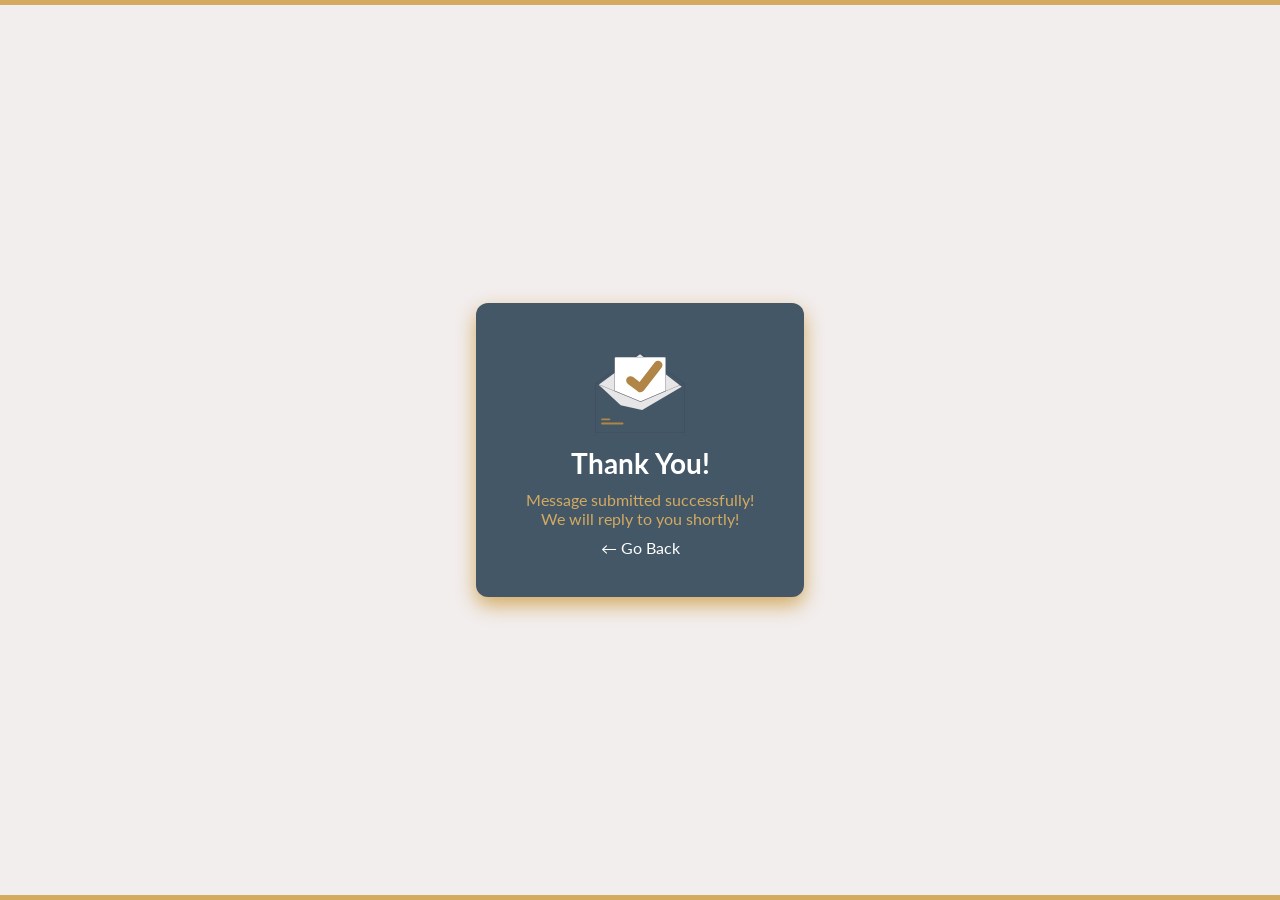
<file: message-sent-successfully.html>
<!doctype html>
<html lang="en-GB">
  <head>
    <meta charset="UTF-8" />
    <meta name="viewport" content="width=device-width, initial-scale=1.0" />
    <title>IEA | Message sent successfully!</title>
    <link rel="icon" type="image/png" href="./images/favicon.ico" />
    <link rel="stylesheet" href="css/main.css" />

    <style>
      body {
        border-top: 5px solid var(--primary-color);
        border-bottom: 5px solid var(--primary-color);
        margin: 0;
        height: 100vh;
        display: flex;
        justify-content: center;
        align-items: center;
        background: var(--pages-sections-bg-color);
        font-family: "Segoe UI", Tahoma, Geneva, Verdana, sans-serif;
      }
      .thankyou-card {
        margin: 25px 25px;
        background: var(--hover-color);
        border-radius: 12px;
        box-shadow: 0 8px 20px var(--primary-color);
        padding: 40px;
        text-align: center;
        max-width: 400px;
        animation: fadeIn 1s ease-in-out;
      }
      .thankyou-card h1 {
        font-size: 28px;
        margin: 0;
        color: var(--text-secondary);
      }
      .thankyou-card p {
        font-size: 16px;
        color: var(--primary-color);
        padding: 10px;
      }
      .thankyou-card a {
        font-size: 16px;
        color: var(--text-secondary);

        text-decoration: none;
      }

      .card-image > img {
        margin-top: 10px;
        margin-bottom: 10px;
        height: 80px;
        animation: fadeIn 2s ease-in-out;
      }

      /* ================= ANIMATION =================  */

      @keyframes fadeIn {
        from {
          opacity: 0;
          transform: translateY(20px);
        }
        to {
          opacity: 1;
          transform: translateY(0);
        }
      }
    </style>
  </head>
  <body>
    <div class="thankyou-card">
      <div class="card-image">
        <img src="./icons/sent-message-icon.svg" alt="sent-messge-icon" />
      </div>
      <h1>Thank You!</h1>
      <p>Message submitted successfully! <br />We will reply to you shortly!</p>
      <a
        href="https://armel-nzawou-developer.github.io/International-English-Academy/"
      >
        ← Go Back
      </a>
    </div>
  </body>
</html>
</file>
<file: css/component.css>
/* ================= STYLING FOR SHARED COMPONENTS =================   */

/* ================= NAVIGATION =================   */
.navbar {
  display: flex;
  justify-content: space-between;
  list-style: none;
  padding: 1.5rem 0.5rem;
  background-color: var(--text-secondary);
  box-shadow: 2px 0px 6px var(--primary-color);
  height: 115px;
  position: fixed;
  top: 0;
  left: 0;
  width: 100%;
  z-index: 9999;
}
.outter-nav {
  margin: -1rem 1rem;
}
/* logo styling here */
.outter-nav img {
  height: 6rem;
  animation: fadeDown 1s ease forwards;
}
.inner-nav {
  display: flex;
}
.inner-nav-item {
  margin: 0.5rem 1rem;
}
.inner-nav-item a {
  font-weight: 600;
  margin: 1rem 0.5rem;
  color: var(--text-primary);
}

/* styling for hover over bottom border */
.inner-nav-item a {
  position: relative;
}
.inner-nav-item a::after {
  content: "";
  position: absolute;
  width: 0%;
  height: 2px;
  background: var(--primary-color);
  left: 0;
  bottom: -5px;
  transition: 0.3s;
}
.inner-nav-item a:hover::after {
  width: 100%;
}
/* END - styling for hover over bottom border */


.inner-nav-item button {
  margin: -1.7rem 0.5rem;
}

/* active page */
#header a.active {
  color:  var(--primary-color);
 
 }

.flex-WhatsApp-icon > img {
  height: 15px;
}
.flex-WhatsApp-icon {
  display: flex;
  align-items: center;
  gap: 5px;
}

/* ================= BUTTONS =================   */
.btn-tp-1 {
  border: none;
  background-color: var(--primary-color);
  color: var(--text-secondary);

  font-weight: 600;
  padding: 0.75rem 1rem;
  min-width: 8rem;
  border-radius: 5px;
  cursor: pointer;
}
.btn-tp-1:hover {
  background-color: var(--secondary-color);
  color: var(--text-secondary);
  transition: scale(1.2);
}
.btn-tp-2 {
  border: none;
  background-color: var(--text-secondary);
  color: var(--text-primary);
  font-weight: 600;
  padding: 0.75rem 1rem;
  border-radius: 5px;
  min-width: 8rem;
  cursor: pointer;
}
.btn-tp-2:hover {
  background-color: var(--hover-color);
  color: var(--text-secondary);
  transition: scale(1.2);
}


#topArrowBtn img{
 height: 30px;

}
#topArrowBtn {
  display: none;
  position: fixed;
  bottom: 16px;
  right: 20px;
  z-index: 99;
  font-size: 18px;
  border: none;
  outline: none;
  background-color: var(--primary-color);
  color: var(--text-secondary);
  cursor: pointer;
  padding: 0.5rem 0.5rem;
  border-radius: 100%;
  font-weight: 400;
  animation: fadeUp 1s ease forwards;
  box-shadow: 0px 5px 15px var(--hover-color);

}

#topArrowBtn:hover {
  background-color: var(--hover-color);
}

/* ================= CUSTOM BACKGROUND COLORS FOR (ACCORDION PANELS) & (COURSES CARDS) =================   */
.custom-bg-1 {
  background-color: var(--primary-color);
  color: var(--text-secondary);
}
.custom-bg-2 {
  background-color: var(--secondary-color);
  color: var(--text-secondary);
}
.custom-bg-3 {
  background-color: var(--hover-color);
  color: var(--text-secondary);
}

/* ================= FOOTER =================   */

.footer {
  background-color: var(--primary-color);
}

.footer-list {
  padding: 2rem 3rem;
  display: flex;
  gap: 20px;
  justify-content: center;
}
.footer-list-item {
  margin: 0.5rem 2rem;
  list-style: none;
}
.logo-footer > img {
  height: 200px;
}
.footer-list-item > h1 {
  font-size: 1.5rem;
  margin: 1rem 1rem;
  font-weight: 600;
  color: var(--text-secondary);
}
.footer-list-item > li {
  margin: 1rem 1rem;
  font-weight: 400;
  color: var(--text-secondary);
}
.footer-list-item li :hover {
  font-weight: 600;
  color: var(--text-primary);
  text-decoration: underline;
}
.footer-list-item li a {
  color: var(--text-secondary);
}

.flex-icons {
  display: flex;
  gap: 15px;
  justify-content: center;
}
.rounded-bg-icons {
  background-color: var(--text-secondary);
  text-align: center;
  height: 50px;
  width: 50px;
  border-radius: 50%;
}
.rounded-bg-icons:hover {
  background-color: var(--text-primary);
}
.rounded-bg-icons img {
  margin: 12px 12px;
  height: 25px;
}
.copyright {
  padding: 1rem 1rem;
  background-color: var(--tertiary-color);
  text-align: center;
}
.copyright > p {
  font-size: small;
  font-weight: 600;
  color: var(--text-secondary);
}

/* ================= ANIMATIONS =================   */
@keyframes fadeUp {
  from {
    opacity: 0;
    transform: translateY(40px);
  }
  to {
    opacity: 1;
    transform: translateY(0);
  }
}

@keyframes fadeDown {
  from {
    opacity: 0;
    transform: translateY(-40px);
  }
  to {
    opacity: 1;
    transform: translateY(0);
  }
}


/*--reveal on scroll  --- */
.reveal {
  opacity: 0;
  transform: translateY(40px);

  animation: revealAnim linear forwards;
  animation-timeline: view();
  animation-range: entry 20% cover 40%;
}

@keyframes revealAnim {
  to {
    opacity: 1;
    transform: translateY(0);
  }
}





/* ================= RESPONSIVE =================   */
#menu__toggle {
  position: absolute;
  left: -9999px; /* moves horizontal navbar off-screen */
}

@media (width <= 970px) {
  .outter-nav img {
    width: 100%;
  }

  .inner-nav-item {
    text-align: center;
    margin-bottom: 30px;
  }

  #menu__toggle:checked ~ .menu__btn > span {
    transform: rotate(45deg);
  }
  #menu__toggle:checked ~ .menu__btn > span::before {
    top: 0;
    transform: rotate(0);
  }
  #menu__toggle:checked ~ .menu__btn > span::after {
    top: 0;
    transform: rotate(90deg);
  }
  #menu__toggle:checked ~ .inner-nav {
    visibility: visible;
    left: 0;
  }

  /* fadUp styling for the navbar on smaller screen */
  #menu__toggle:checked ~ .inner-nav {
    animation: fadeUp 1s ease forwards;
  }

  .menu__btn {
    display: flex;
    align-items: center;
    position: fixed;
    top: 20px;
    right: 20px;
    width: 26px;
    height: 26px;
    margin: 5px 5px;
    cursor: pointer;
  }

  .menu__btn > span,
  .menu__btn > span::before,
  .menu__btn > span::after {
    display: block;
    position: absolute;
    width: 100%;
    height: 2px;
    background-color: var(--text-primary);
    transition-duration: 0.25s;
  }

  .menu__btn > span::before {
    content: "";
    top: -8px;
  }
  .menu__btn > span::after {
    content: "";
    top: 8px;
  }
  #menu__toggle {
    opacity: 0;
  }
  .inner-nav {
    flex-direction: column;
    place-items: center;
    display: block;
    position: fixed;
    visibility: hidden;
    top: 115px;
    left: -100%;
    width: 100%;
    height: 100%;
    margin: 0;
    padding: 80px 15px;

    opacity: 0.9;
    box-shadow: 1px 0px 6px var(--primary-color);
    transition-duration: 0.55s;
    z-index: 1;
    background-color: var(--text-secondary);
  }

  .footer-list {
    display: flex;
    flex-direction: column;
    justify-content: center;
  }
  .footer-list-item {
    margin: 0.5rem 0.5rem;
  }
  .copyright {
    height: 15vh;
    display: flex;
    flex-wrap: wrap;
    padding: 1.5rem 2.5rem;
  }
  .copyright > p {
    margin: 5px 5px;
  }
}
</file>
<file: css/main.css>
/*  Global styles (RESET, colors, typography, layout)================ */

@import url("https://fonts.googleapis.com/css2?family=Lato:ital,wght@0,100;0,300;0,400;0,700;0,900;1,100;1,300;1,400;1,700;1,900&display=swap");

* {
  margin: 0;
  padding: 0;
  box-sizing: border-box;
  text-decoration: none;
  font-family: "Lato", sans-serif;
}

:root {
  --primary-color: #d3aa60;
  --secondary-color: #4b7679;
  --tertiary-color: #5b7c7f;
  --hover-color: #445767;
  --text-primary: rgb(31, 24, 24);
  --text-secondary: #ffff;
  --text-body: grey;
  --pages-sections-bg-color:  rgb(242, 238, 238);
}
html {
  scroll-behavior: smooth;
  background-color: var(--text-secondary);
}
</file>
